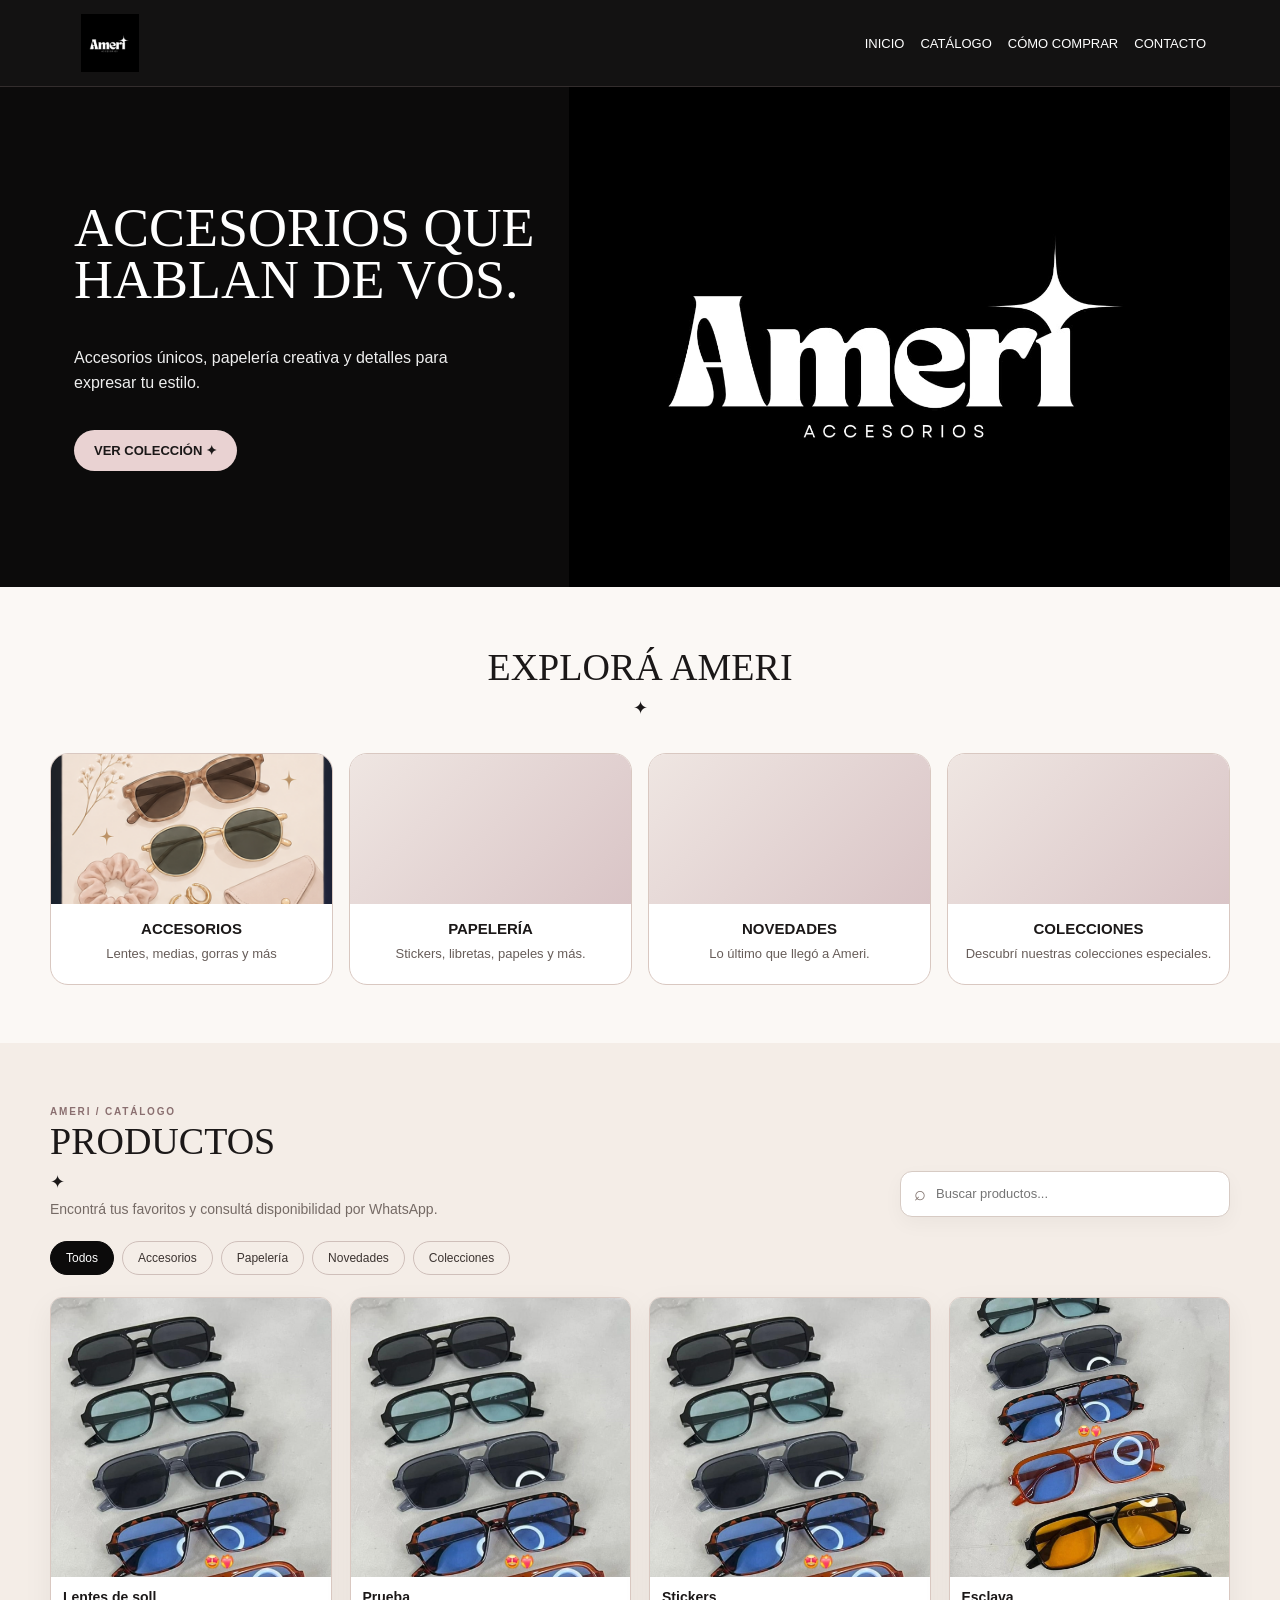
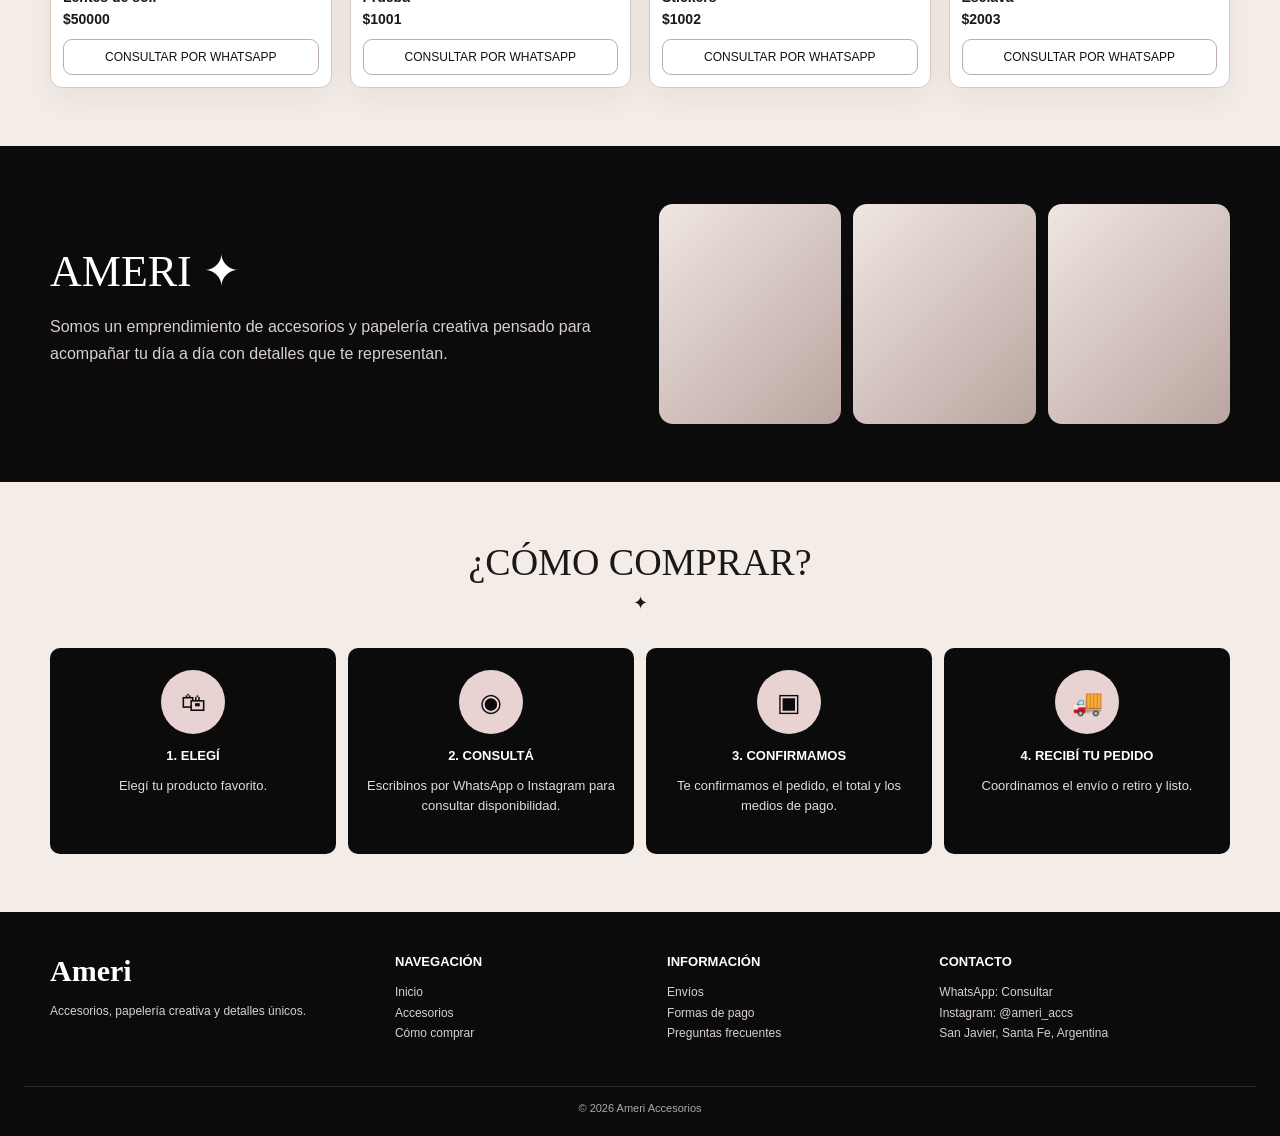
<file: index.html>
<!doctype html>
<html lang="es">
<head>
<script src="https://identity.netlify.com/v1/netlify-identity-widget.js"></script>
<meta charset="utf-8">
<meta name="viewport" content="width=device-width,initial-scale=1">
<title>Ameri Accesorios</title>
<style>
:root{--black:#0c0b0b;--cream:#f4ede7;--paper:#fbf8f5;--pink:#e9d2d2;--ink:#1b1818;--line:#d9c8c1}
*{box-sizing:border-box}html{scroll-behavior:smooth}body{margin:0;background:var(--paper);color:var(--ink);font-family:Arial,Helvetica,sans-serif}
a{text-decoration:none;color:inherit}.serif{font-family:Georgia,"Times New Roman",serif}
header{position:sticky;top:0;z-index:20;background:rgba(12,11,11,.97);color:#fff;border-bottom:1px solid #332d2d}
.nav{max-width:1180px;margin:auto;padding:14px 24px;display:flex;align-items:center;gap:28px}.brand{display:flex;align-items:center;gap:10px;margin-right:auto}.brand img{width:72px;height:58px;object-fit:contain;display:block}
.brand b{font-family:Georgia,serif;font-size:24px}.brand small{display:block;font-size:8px;letter-spacing:2px;margin-top:-4px}nav a{font-size:13px;margin-left:16px;color:#fff}
.hero{background:var(--black);color:#fff}.hero-inner{max-width:1180px;margin:auto;display:grid;grid-template-columns:44% 56%;min-height:500px}.hero-copy{padding:72px 24px;display:flex;flex-direction:column;justify-content:center}.hero-copy h1{font-size:54px;line-height:.95;font-weight:400;margin:0 0 24px}.hero-copy p{font-size:16px;line-height:1.55;max-width:430px;color:#eee}.cta{display:inline-flex;width:max-content;background:var(--pink);color:#1b1818;padding:13px 20px;border-radius:26px;font-weight:700;font-size:13px;margin-top:18px}.hero-photo{min-height:500px;background:linear-gradient(135deg,#f4eee9,#d7ccc6);position:relative}.hero-photo:before{content:"";position:absolute;inset:10% 8%;border-radius:20px 55% 55% 20px;background:linear-gradient(135deg,#fff,#d8cec6);box-shadow:0 24px 55px rgba(0,0,0,.16)}.hero-photo:after{content:"AMERI";position:absolute;right:10%;top:9%;background:#0c0b0b;color:#fff;padding:16px 20px;font-family:Georgia,serif;font-size:28px}
.section{padding:58px 24px}.section.alt{background:var(--cream)}.wrap{max-width:1180px;margin:auto}.section-title{text-align:center;font-size:38px;font-weight:400;margin:0 0 34px}.section-title:after{content:"✦";display:block;font-size:18px;margin-top:8px}
.categories{display:grid;grid-template-columns:repeat(4,1fr);gap:16px}.cat{background:#fff;border:1px solid var(--line);border-radius:18px;overflow:hidden;text-align:center}.cat-art{height:150px;background:linear-gradient(135deg,#efe6e2,#d9c4c6);display:flex;align-items:center;justify-content:center;font-size:58px}.cat h3{margin:16px 12px 8px;font-size:15px}.cat p{font-size:13px;color:#675d59;margin:0 16px 20px;line-height:1.45}
.products{display:grid;grid-template-columns:repeat(4,1fr);gap:14px}.card{background:#fff;border:1px solid var(--line);border-radius:16px;overflow:hidden}.product-art{aspect-ratio:1/1;background:linear-gradient(135deg,#ede3dd,#cfb9b2);display:flex;align-items:center;justify-content:center;overflow:hidden}.product-art img{width:100%;height:100%;object-fit:contain;object-position:center;background:#eee7e1;padding:10px;box-sizing:border-box}.product-art .placeholder{font-family:Georgia,serif;font-size:54px}.card-body{padding:12px}.card h4{font-size:14px;margin:0 0 6px}.price{font-weight:700;font-size:14px}.buy{display:block;text-align:center;background:#0c0b0b;color:#fff;padding:10px;border-radius:9px;margin-top:12px;font-size:12px}
.about{display:grid;grid-template-columns:1fr 1fr;gap:38px;align-items:center}.about-copy h2{font-size:44px;font-weight:400;margin:0 0 14px}.about-copy p{line-height:1.7;color:#d9d0cc}.about-gallery{display:grid;grid-template-columns:repeat(3,1fr);gap:12px}.about-shot{height:220px;border-radius:14px;background:linear-gradient(135deg,#efe6e2,#baa5a0)}
.steps{display:grid;grid-template-columns:repeat(4,1fr);gap:12px}.step{background:var(--black);color:#fff;text-align:center;padding:22px 14px 26px;border-radius:10px}.step-icon{width:64px;height:64px;margin:0 auto 14px;border-radius:50%;background:var(--pink);color:#0c0b0b;display:flex;align-items:center;justify-content:center;font-size:25px}.step h3{font-size:13px;margin:0 0 8px}.step p{font-size:13px;line-height:1.5;color:#ddd}
.footer{background:#0c0b0b;color:#fff;padding:42px 24px 22px}.footer-grid{display:grid;grid-template-columns:1.3fr 1fr 1fr 1.2fr;gap:30px}.footer h4{margin:0 0 13px;font-size:13px}.footer p,.footer a{font-size:12px;color:#d8d0cd;line-height:1.7}.bottom{border-top:1px solid #2b2626;margin-top:30px;padding-top:15px;text-align:center;font-size:11px;color:#aaa}
@media(max-width:900px){.hero-inner{grid-template-columns:1fr}.hero-photo{min-height:340px}.categories{grid-template-columns:repeat(2,1fr)}.products{grid-template-columns:repeat(2,1fr)}.about{grid-template-columns:1fr}.steps{grid-template-columns:repeat(2,1fr)}.footer-grid{grid-template-columns:1fr 1fr}nav a{font-size:11px}}
@media(max-width:560px){nav{display:none}.hero-copy h1{font-size:42px}.section{padding:44px 16px}.categories,.products,.about-gallery,.steps,.footer-grid{grid-template-columns:1fr}}

.eyebrow{font-size:10px;letter-spacing:.18em;font-weight:700;color:#8a6f70}
.catalog-head{display:flex;justify-content:space-between;align-items:flex-end;gap:28px;margin-bottom:24px}
.catalog-sub{margin:0;color:#756a65;font-size:14px}
.search-box{background:#fff;border:1px solid #d7cbc4;border-radius:12px;display:flex;align-items:center;padding:0 13px;width:min(330px,100%);height:46px;box-shadow:0 7px 20px rgba(0,0,0,.04)}
.search-box span{font-size:20px;color:#81736e;margin-right:8px}
.search-box input{border:0;outline:none;background:transparent;font-size:13px;width:100%;color:#1b1818}
.filters{display:flex;flex-wrap:wrap;gap:8px;margin:0 0 22px}
.filter{border:1px solid #cfbfba;background:transparent;color:#3c3431;border-radius:22px;padding:9px 15px;font-size:12px;cursor:pointer}
.filter:hover,.filter.active{background:#0c0b0b;color:#fff;border-color:#0c0b0b}
.products.storefront{grid-template-columns:repeat(4,minmax(0,1fr));gap:18px}
.storefront .card{border-radius:12px;box-shadow:0 10px 30px rgba(38,26,22,.06);transition:transform .2s ease,box-shadow .2s ease}.storefront .product-art{aspect-ratio:1/1}
.storefront .card:hover{transform:translateY(-4px);box-shadow:0 17px 35px rgba(38,26,22,.12)}
.storefront .buy{background:transparent;color:#111;border:1px solid #bcaeaa}
.storefront .buy:hover{background:#0c0b0b;color:#fff}
.category-link{cursor:pointer;transition:transform .18s ease,box-shadow .18s ease}
.category-link:hover,.category-link:focus{transform:translateY(-3px);box-shadow:0 12px 26px rgba(38,26,22,.10);outline:none}
.empty-state{padding:46px 20px;text-align:center;border:1px dashed #cfc0b9;border-radius:14px;color:#766b67}
@media(max-width:900px){.products.storefront{grid-template-columns:repeat(2,minmax(0,1fr))}.catalog-head{align-items:flex-start;flex-direction:column}.search-box{width:100%}}
@media(max-width:560px){.products.storefront{grid-template-columns:1fr}}

.hero-photo-image{position:absolute;inset:0;width:100%;height:100%;object-fit:cover;z-index:1;display:none}
.hero-photo.has-image:before,.hero-photo.has-image:after{display:none}
.cat-art{overflow:hidden;position:relative}
.cat-art img{width:100%;height:100%;object-fit:cover;display:none}
.cat-art.has-image{font-size:0}
.cat-art.has-image img{display:block}
.about-shot{overflow:hidden;position:relative}
.about-shot img{width:100%;height:100%;object-fit:cover;display:none}
.about-shot.has-image img{display:block}

.product-art{position:relative;overflow:hidden;background:#eee7e1;aspect-ratio:1/1}
.product-art .product-art-bg{position:absolute;inset:0;width:100%;height:100%;object-fit:cover;filter:blur(18px);transform:scale(1.08);opacity:.55}
.product-art .product-art-fg{position:absolute;inset:0;width:100%;height:100%;object-fit:contain;object-position:center;padding:0;box-sizing:border-box;z-index=2}

.product-art .product-art-bg{transition:filter .2s ease,opacity .2s ease}
.product-art .product-art-fg{transition:object-position .2s ease,object-fit .2s ease}
</style></head>
<body>
<header><div class="nav"><div class="brand"><img id="brand-logo" src="logo-ameri-header.png" alt="Ameri Accesorios"></div><nav><a href="#inicio">INICIO</a><a href="#catalogo">CATÁLOGO</a><a href="#como-comprar">CÓMO COMPRAR</a><a href="#contacto">CONTACTO</a></nav></div></header>
<section id="inicio" class="hero"><div class="hero-inner"><div class="hero-copy"><h1 class="serif" id="hero-title">ACCESORIOS QUE HABLAN DE VOS.</h1><p id="hero-text">Accesorios únicos, papelería creativa y detalles para expresar tu estilo.</p><a class="cta" href="#catalogo">VER COLECCIÓN ✦</a></div><div class="hero-photo"><img id="hero-image" class="hero-photo-image" alt="Ameri — imagen principal"></div></div></section>
<section class="section" id="accesorios"><div class="wrap"><h2 class="section-title serif">EXPLORÁ AMERI</h2><div class="categories">
<div class="cat category-link" data-filter="Accesorios" role="button" tabindex="0"><div class="cat-art"><img id="category-image-accessories" alt="Accesorios"></div><h3 id="category-title-accessories">ACCESORIOS</h3><p id="category-text-accessories">Collares, pulseras, anillos y más.</p></div>
<div class="cat category-link" data-filter="Papelería" role="button" tabindex="0"><div class="cat-art"><img id="category-image-stationery" alt="Papelería"></div><h3 id="category-title-stationery">PAPELERÍA</h3><p id="category-text-stationery">Stickers, libretas, papeles y más.</p></div>
<div class="cat category-link" data-filter="Novedades" role="button" tabindex="0"><div class="cat-art"><img id="category-image-new" alt="Novedades"></div><h3 id="category-title-new">NOVEDADES</h3><p id="category-text-new">Lo último que llegó a Ameri.</p></div>
<div class="cat category-link" data-filter="Colecciones" role="button" tabindex="0"><div class="cat-art"><img id="category-image-collections" alt="Colecciones"></div><h3 id="category-title-collections">COLECCIONES</h3><p id="category-text-collections">Descubrí nuestras colecciones especiales.</p></div>
</div></div></section>
<section class="section alt" id="catalogo">
  <div class="wrap">
    <div class="catalog-head">
      <div>
        <span class="eyebrow">AMERI / CATÁLOGO</span>
        <h2 class="section-title serif" style="text-align:left;margin-bottom:8px">PRODUCTOS</h2>
        <p class="catalog-sub">Encontrá tus favoritos y consultá disponibilidad por WhatsApp.</p>
      </div>
      <div class="search-box"><span>⌕</span><input id="product-search" type="search" placeholder="Buscar productos..." aria-label="Buscar productos"></div>
    </div>
    <div class="filters" id="filters">
      <button class="filter active" data-filter="Todos">Todos</button>
      <button class="filter" data-filter="Accesorios">Accesorios</button>
      <button class="filter" data-filter="Papelería">Papelería</button>
      <button class="filter" data-filter="Novedades">Novedades</button>
      <button class="filter" data-filter="Colecciones">Colecciones</button>
    </div>
    <div class="products storefront" id="products"></div>
    <div class="empty-state" id="empty-state" hidden>No encontramos productos con esos criterios.</div>
  </div>
</section>
<section class="section" style="background:var(--black);color:#fff"><div class="wrap about"><div class="about-copy"><h2 class="serif" id="about-title">AMERI ✦</h2><p id="about-text">Somos un emprendimiento de accesorios y papelería creativa pensado para acompañar tu día a día con detalles que te representan.</p></div><div class="about-gallery"><div class="about-shot"><img id="about-image-1" alt="Ameri"></div><div class="about-shot"><img id="about-image-2" alt="Ameri"></div><div class="about-shot"><img id="about-image-3" alt="Ameri"></div></div></div></section>
<section class="section" id="como-comprar" style="background:var(--cream)"><div class="wrap"><h2 class="section-title serif" id="how-title">¿CÓMO COMPRAR?</h2><div class="steps">
<div class="step"><div class="step-icon">🛍</div><h3 id="how-step-1-title">1. ELEGÍ</h3><p id="how-step-1-text">Elegí tu producto favorito.</p></div>
<div class="step"><div class="step-icon">◉</div><h3 id="how-step-2-title">2. CONSULTÁ</h3><p id="how-step-2-text">Escribinos por WhatsApp o Instagram para consultar disponibilidad.</p></div>
<div class="step"><div class="step-icon">▣</div><h3 id="how-step-3-title">3. CONFIRMAMOS</h3><p id="how-step-3-text">Te confirmamos el pedido, el total y los medios de pago.</p></div>
<div class="step"><div class="step-icon">🚚</div><h3 id="how-step-4-title">4. RECIBÍ</h3><p id="how-step-4-text">Coordinamos el envío o retiro.</p></div>
</div></div></section>
<footer class="footer" id="contacto"><div class="wrap footer-grid"><div><h4 class="serif" style="font-size:30px">Ameri</h4><p>Accesorios, papelería creativa y detalles únicos.</p></div><div><h4>NAVEGACIÓN</h4><p><a href="#inicio">Inicio</a><br><a href="#accesorios">Accesorios</a><br><a href="#como-comprar">Cómo comprar</a></p></div><div><h4>INFORMACIÓN</h4><p>Envíos<br>Formas de pago<br>Preguntas frecuentes</p></div><div><h4>CONTACTO</h4><p>WhatsApp: <a id="wa-link" href="#">Consultar</a><br>Instagram: <span id="instagram">@ameri_accs</span><br><span id="location">San Javier, Santa Fe</span></p></div></div><div class="bottom">© 2026 Ameri Accesorios</div></footer>
<script>
let allProducts = [];
let activeFilter = 'Todos';
let waNumber = '';

function setImage(id, src, containerId){
  const img = document.getElementById(id);
  if(!img) return;
  const clean = String(src || '').trim();
  if(clean){
    img.src = clean;
    img.style.display = 'block';
    if(containerId){
      const container = document.getElementById(containerId);
      if(container) container.classList.add('has-image');
    }
  }
}

function setText(id, value){
  const el = document.getElementById(id);
  if(el && value !== undefined && value !== null && String(value).trim() !== '') el.textContent = value;
}

async function loadData(){
  try{
    const [siteRes, prodRes] = await Promise.all([
      fetch('content/site.json', {cache:'no-store'}),
      fetch('content/products.json', {cache:'no-store'})
    ]);
    const site = await siteRes.json();
    const raw = await prodRes.json();
    allProducts = Array.isArray(raw) ? raw : (raw.products || []);

    setText('hero-title', site.hero_title);
    setText('hero-text', site.hero_text);
    setText('about-title', site.about_title);
    setText('about-text', site.about_text);
    setText('instagram', site.instagram);
    setText('location', site.location);

    // Header logo
    if(site.logo_image){
      const brand = document.getElementById('brand-logo');
      if(brand) brand.src = site.logo_image;
    }

    // Hero
    if(site.hero_image){
      const hero = document.querySelector('.hero-photo');
      if(hero) hero.classList.add('has-image');
      setImage('hero-image', site.hero_image);
    }

    // Category text + images
    const cats = [
      ['accessories','category_accessories_title','category_accessories_text','category_accessories_image'],
      ['stationery','category_stationery_title','category_stationery_text','category_stationery_image'],
      ['new','category_new_title','category_new_text','category_new_image'],
      ['collections','category_collections_title','category_collections_text','category_collections_image']
    ];
    cats.forEach(([key,title,text,image])=>{
      setText(`category-title-${key}`, site[title]);
      setText(`category-text-${key}`, site[text]);
      setImage(`category-image-${key}`, site[image], null);
      if(site[image]){
        const art = document.querySelector(`#category-image-${key}`)?.parentElement;
        if(art) art.classList.add('has-image');
      }
    });

    // About gallery
    [['about-image-1','about_image_1'],['about-image-2','about_image_2'],['about-image-3','about_image_3']].forEach(([id,key])=>{
      setImage(id, site[key]);
      if(site[key]){
        const box = document.getElementById(id)?.parentElement;
        if(box) box.classList.add('has-image');
      }
    });

    // How-to section
    setText('how-title', site.how_title);
    for(let i=1;i<=4;i++){
      setText(`how-step-${i}-title`, site[`how_step_${i}_title`]);
      setText(`how-step-${i}-text`, site[`how_step_${i}_text`]);
    }

    waNumber = String(site.whatsapp || '').replace(/\D/g,'');
    const waLink = document.getElementById('wa-link');
    waLink.href = waNumber
      ? `https://wa.me/${waNumber}?text=${encodeURIComponent('Hola Ameri! Quiero consultar por un producto.')}`
      : '#';

    renderProducts();
  }catch(e){
    console.error('No se pudieron cargar los contenidos', e);
  }
}

function renderProducts(){
  const search = (document.getElementById('product-search')?.value || '').trim().toLowerCase();
  const list = allProducts.filter(p => {
    if(p.available === false) return false;
    const categoryOk = activeFilter === 'Todos' || p.category === activeFilter;
    const text = `${p.title || ''} ${p.description || ''} ${p.category || ''}`.toLowerCase();
    return categoryOk && text.includes(search);
  });

  const root = document.getElementById('products');
  const empty = document.getElementById('empty-state');
  root.innerHTML = '';
  empty.hidden = list.length !== 0;

  list.forEach(p => {
    const article = document.createElement('article'); article.className = 'card';
    const art = document.createElement('div'); art.className = 'product-art';
    if(p.featured){ const badge=document.createElement('span'); badge.className='product-badge'; badge.textContent='Destacado'; art.appendChild(badge); }
    if(p.image){
      const fit = p.image_fit || 'cover';
      const position = p.image_position || 'center';

      const bg=document.createElement('img');
      bg.className='product-art-bg';
      bg.src=p.image;
      bg.alt='';
      bg.setAttribute('aria-hidden','true');
      bg.style.objectPosition = position;

      const img=document.createElement('img');
      img.className='product-art-fg';
      img.src=p.image;
      img.alt=p.title||'Producto Ameri';
      img.style.objectFit = fit;
      img.style.objectPosition = position;

      art.appendChild(bg);
      art.appendChild(img);
    } else {
      const ph=document.createElement('div');
      ph.className='placeholder';
      ph.textContent='♡';
      art.appendChild(ph);
    }
    const body=document.createElement('div'); body.className='card-body';
    const title=document.createElement('h4'); title.textContent=p.title||'';
    const price=document.createElement('div'); price.className='price'; price.textContent=p.price||'';
    const buy=document.createElement('a'); buy.className='buy'; buy.target='_blank';
    buy.href=waNumber ? `https://wa.me/${waNumber}?text=${encodeURIComponent('Hola Ameri! Quiero consultar por: '+(p.title||''))}` : '#';
    buy.textContent='CONSULTAR POR WHATSAPP';
    body.append(title,price,buy); article.append(art,body); root.appendChild(article);
  });
}

function selectFilter(filter){
  activeFilter = filter;
  document.querySelectorAll('.filter').forEach(btn=>btn.classList.toggle('active',btn.dataset.filter===filter));
  renderProducts();
  document.getElementById('catalogo').scrollIntoView({behavior:'smooth',block:'start'});
}

document.addEventListener('DOMContentLoaded', ()=>{
  document.getElementById('product-search').addEventListener('input',renderProducts);
  document.querySelectorAll('.filter').forEach(btn=>btn.addEventListener('click',()=>selectFilter(btn.dataset.filter)));
  document.querySelectorAll('.category-link').forEach(card=>{
    card.addEventListener('click',()=>selectFilter(card.dataset.filter));
    card.addEventListener('keydown',e=>{ if(e.key==='Enter'||e.key===' '){e.preventDefault();selectFilter(card.dataset.filter);} });
  });
});

loadData();
</script></body></html>
</file>
